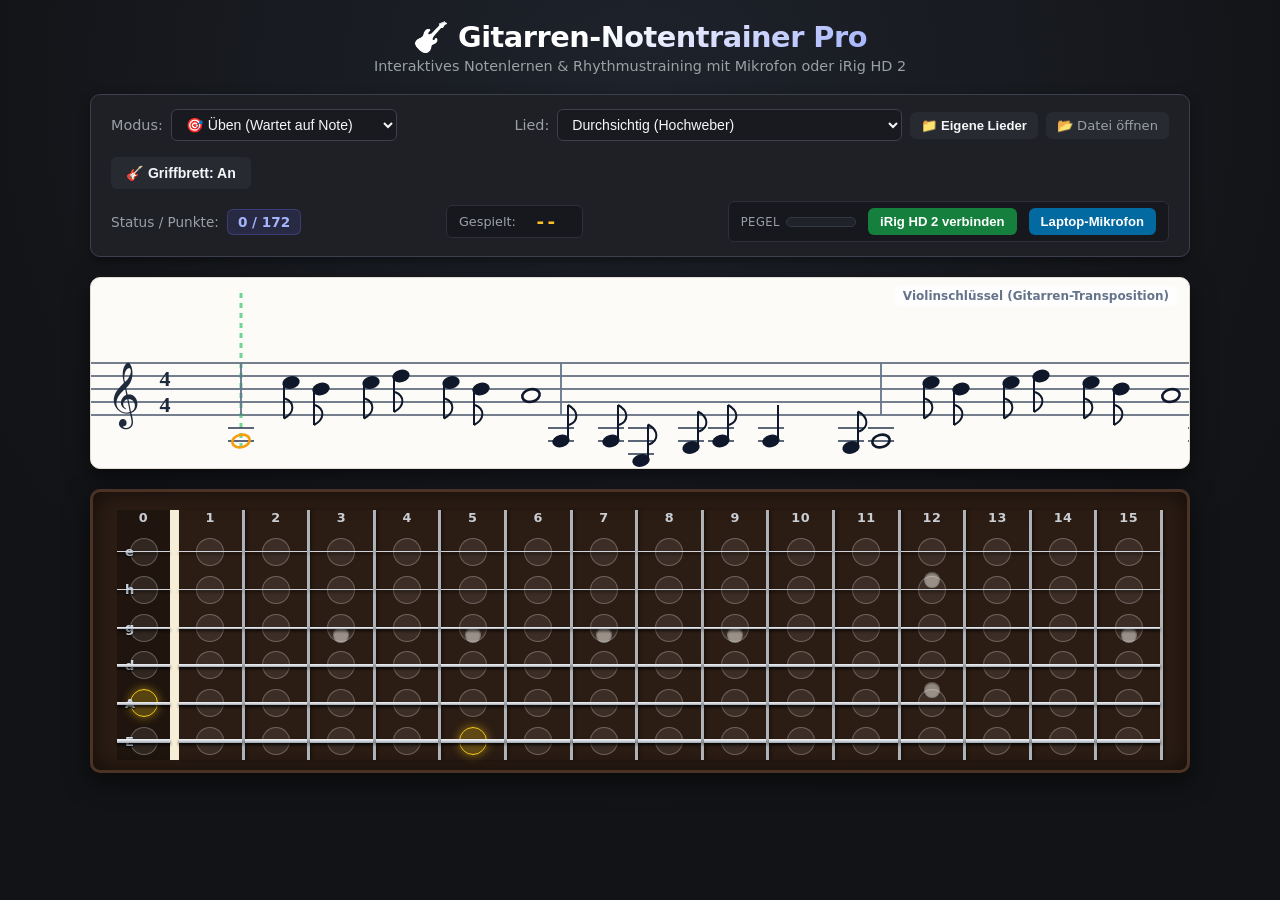
<file: index.html>
<!DOCTYPE html>
<html lang="de">
<head>
  <meta charset="UTF-8">
  <meta name="viewport" content="width=device-width, initial-scale=1.0">
  <title>Gitarren-Notentrainer Pro (Bund 0 - 15)</title>

  <!-- Modulare Stylesheets -->
  <link rel="stylesheet" href="css/main.css">
  <link rel="stylesheet" href="css/controls.css">
  <link rel="stylesheet" href="css/notation.css">
  <link rel="stylesheet" href="css/fretboard.css">
  <link rel="stylesheet" href="css/editor.css">
  <link rel="stylesheet" href="css/modal.css">
</head>
<body>

  <header>
    <h1>🎸 Gitarren-Notentrainer Pro</h1>
    <div class="subtitle">Interaktives Notenlernen & Rhythmustraining mit Mikrofon oder iRig HD 2</div>
  </header>

  <main class="main-container">

    <!-- Haupt-Bedienfeld -->
    <section class="controls-panel">
      <!-- Reihe 1: Modus, Songauswahl, Tempo / BPM -->
      <div class="controls-row">
        <div class="control-group">
          <label for="mode-select">Modus:</label>
          <select id="mode-select">
            <option value="practice" selected>🎯 Üben (Wartet auf Note)</option>
            <option value="listen">🎧 Anhören (Lied vorspielen)</option>
            <option value="rhythm">⏱ Rhythmus (BPM-Timing)</option>
            <option value="endless">∞ Endlos-Training</option>
            <option value="editor">✏️ Song-Editor</option>
          </select>
        </div>

        <div class="control-group" id="song-select-group">
          <label for="song-select">Lied:</label>
          <select id="song-select"></select>
          <button id="delete-song-btn" class="btn btn-danger" style="display: none; padding: 5px 10px; font-size: 0.82rem;" title="Aktuelles eigenes Lied aus dem Browser löschen">
            🗑️ Löschen
          </button>
          <button id="manage-songs-btn" class="btn" style="padding: 5px 10px; font-size: 0.82rem;" title="Gespeicherte eigene Lieder verwalten und löschen">
            📁 Eigene Lieder
          </button>
          <label class="btn" style="cursor:pointer; padding: 5px 10px; font-size: 0.82rem;" title="Song- (.json) oder MIDI-Datei (.mid) öffnen">
            📂 Datei öffnen
            <input type="file" id="main-file-input" accept=".json,.mid,.midi,.MID,.MIDI" style="display:none;">
          </label>
        </div>

        <div class="control-group" id="bpm-group" style="display: none;">
          <button id="rhythm-start-btn" class="btn btn-success" style="padding: 5px 14px; font-weight: 700;" title="Rhythmus-Lauf starten oder stoppen (Leertaste)">
            ▶ Start
          </button>
          <label for="bpm-slider">Tempo:</label>
          <input type="range" id="bpm-slider" min="40" max="180" step="2" value="100">
          <span id="bpm-val" class="bpm-badge">100 BPM</span>
          <label class="toggle-label" title="Akustischen Klickton für Taktschläge abspielen">
            <input type="checkbox" id="metronome-toggle" checked>
            <span>Metronom</span>
          </label>
        </div>

        <div class="control-group" id="endless-key-group" style="display: none;">
          <label for="endless-key-select">Tonart:</label>
          <select id="endless-key-select">
            <optgroup label="Allgemein">
              <option value="c_major" selected>Nur Stammtöne (ohne Vorzeichen / C-Dur & A-Moll)</option>
              <option value="all_chromatic">Alle Noten (chromatisch mit ♯ und ♭)</option>
            </optgroup>
            <optgroup label="Kreuz-Tonarten (♯)">
              <option value="g_major">G-Dur / E-Moll (1♯: F♯)</option>
              <option value="d_major">D-Dur / H-Moll (2♯: F♯, C♯)</option>
              <option value="a_major">A-Dur / F♯-Moll (3♯: F♯, C♯, G♯)</option>
              <option value="e_major">E-Dur / C♯-Moll (4♯: F♯, C♯, G♯, D♯)</option>
              <option value="h_major">H-Dur / G♯-Moll (5♯: F♯, C♯, G♯, D♯, A♯)</option>
            </optgroup>
            <optgroup label="B-Tonarten (♭)">
              <option value="f_major">F-Dur / D-Moll (1♭: B♭)</option>
              <option value="bb_major">B-Dur / G-Moll (2♭: B♭, E♭)</option>
              <option value="eb_major">Es-Dur / C-Moll (3♭: B♭, E♭, A♭)</option>
              <option value="ab_major">As-Dur / F-Moll (4♭: B♭, E♭, A♭, D♭)</option>
            </optgroup>
          </select>

          <label for="endless-pattern-select" style="margin-left: 6px;">Muster:</label>
          <select id="endless-pattern-select" title="Melodische Phrasen & Motive oder reiner Zufall">
            <option value="melodic" selected>🎵 Melodisch (Motive)</option>
            <option value="random">🎲 Zufall (Einzeltöne)</option>
          </select>
        </div>

        <div class="control-group" id="speed-group" style="display: none;">
          <label for="speed-slider">Tempo:</label>
          <input type="range" id="speed-slider" min="0.1" max="3.0" step="0.1" value="1.0">
          <span id="speed-val" class="bpm-badge">1.0x</span>
        </div>

        <div class="control-group">
          <button id="fretboard-toggle-btn" class="btn" title="Griffbrett ein- oder ausblenden (Konzentration auf das reine Notenlesen)">
            🎸 Griffbrett: An
          </button>
        </div>
      </div>

      <!-- Reihe 2: Status, Pegel-Meter, Audio-Verbindung -->
      <div class="controls-row">
        <div class="control-group">
          <span style="color:var(--text-muted); font-size:0.85rem;">Status / Punkte:</span>
          <span id="score" class="status-badge">0 / 0</span>
        </div>

        <div class="control-group">
          <div class="detected-note-box">
            <span style="color:var(--text-muted); font-size:0.8rem;">Gespielt:</span>
            <span id="pitch-display" class="detected-note-value">--</span>
          </div>
        </div>

        <!-- Audio Input & Pegel-Meter -->
        <div class="audio-section">
          <div class="level-meter-container" title="Eingangspegel (Lautstärke)">
            <span class="level-meter-label">Pegel</span>
            <div class="level-meter-bar">
              <div id="level-meter-fill" class="level-meter-fill"></div>
            </div>
          </div>

          <button id="irig-btn" class="audio-btn btn-irig" title="Direkter Gitarreneingang für Audio-Interfaces">
            iRig HD 2 verbinden
          </button>
          <button id="mic-btn" class="audio-btn btn-mic" title="Akustische Gitarre über internes Laptop-Mikrofon">
            Laptop-Mikrofon
          </button>
        </div>
      </div>
    </section>

    <!-- Song-Editor Bedienfeld (wird nur im Editor-Modus eingeblendet) -->
    <section id="editor-panel" class="editor-panel" style="display: none;"></section>

    <!-- Notensystem-Darstellung (Canvas) -->
    <section class="notation-card">
      <canvas id="notation-canvas" width="940" height="190"></canvas>
      <div class="notation-overlay">Violinschlüssel (Gitarren-Transposition)</div>
    </section>

    <!-- Griffbrett-Darstellung (Bund 0 bis 15) -->
    <section class="fretboard-card" id="fretboard-card">
      <div class="fretboard" id="fretboard"></div>
    </section>

  </main>

  <!-- Ergebnis- & Auswertungs-Modal nach Liedende -->
  <div id="eval-modal" class="modal-backdrop">
    <div class="modal-content">
      <h2 class="modal-title">🎉 Lied beendet!</h2>
      <div class="score-circle">
        <div id="modal-score-percent" class="score-percent">100%</div>
        <div class="score-grade">Genauigkeit</div>
      </div>

      <div class="stats-grid">
        <div class="stat-item">
          <span id="modal-stat-hits" class="stat-num" style="color:var(--accent-green);">0</span>
          <span class="stat-label">Treffer</span>
        </div>
        <div class="stat-item">
          <span id="modal-stat-misses" class="stat-num" style="color:var(--accent-red);">0</span>
          <span class="stat-label">Verpasst / Falsch</span>
        </div>
        <div class="stat-item" style="grid-column: span 2;">
          <span id="modal-stat-streak" class="stat-num" style="color:var(--accent-blue);">0</span>
          <span class="stat-label">Längste Trefferserie (Streak)</span>
        </div>
      </div>

      <div class="modal-actions">
        <button id="modal-restart-btn" class="btn btn-primary">Erneut spielen</button>
        <button id="modal-close-btn" class="btn">Schließen</button>
      </div>
    </div>
  </div>

  <!-- Modal zur Verwaltung eigener im Browser gespeicherter Lieder -->
  <div id="custom-songs-modal" class="modal-backdrop">
    <div class="modal-content modal-content-wide">
      <h2 class="modal-title">📁 Gespeicherte eigene Lieder</h2>
      <p class="modal-subtitle" style="margin-top:-10px; font-size:0.85rem; color:var(--text-muted);">
        Im Browser gespeicherte Lieder (localStorage) verwalten oder löschen
      </p>

      <div id="custom-songs-list" class="custom-songs-list">
        <!-- Wird dynamisch mit Liedern befüllt -->
      </div>

      <div class="modal-actions" style="justify-content: space-between;">
        <button id="modal-delete-all-btn" class="btn btn-danger" style="display: none;">
          🗑️ Alle eigenen Lieder löschen
        </button>
        <button id="modal-manage-close-btn" class="btn">Schließen</button>
      </div>
    </div>
  </div>

  <!-- App Hauptskript als ES-Modul -->
  <script type="module" src="src/app.js"></script>
</body>
</html>
</file>
<file: css/main.css>
:root {
  --bg-primary: #121316;
  --bg-secondary: #1e2025;
  --bg-card: #272a31;
  --bg-card-hover: #32363f;
  --text-primary: #f5f6f8;
  --text-muted: #9aa0a6;
  --border-color: #3d414d;
  
  --fretboard-wood: #2c1d14;
  --fretboard-binding: #4a3325;
  --fret-wire: #b0b4b8;
  --fret-marker: #e6dfd5;
  --string-color: #d1d5db;
  
  --accent-green: #22c55e;
  --accent-green-glow: rgba(34, 197, 94, 0.45);
  --accent-red: #ef4444;
  --accent-red-glow: rgba(239, 68, 68, 0.45);
  --accent-blue: #3b82f6;
  --accent-amber: #f59e0b;
  --accent-purple: #a855f7;

  --radius-sm: 6px;
  --radius-md: 10px;
  --radius-lg: 16px;
  --shadow-sm: 0 2px 4px rgba(0, 0, 0, 0.3);
  --shadow-md: 0 4px 12px rgba(0, 0, 0, 0.4);
  --shadow-lg: 0 8px 24px rgba(0, 0, 0, 0.55);
}

* {
  box-sizing: border-box;
  user-select: none;
  margin: 0;
  padding: 0;
}

body {
  font-family: system-ui, -apple-system, BlinkMacSystemFont, "Segoe UI", Roboto, "Helvetica Neue", Arial, sans-serif;
  background: radial-gradient(circle at 50% 10%, #1e222b 0%, var(--bg-primary) 70%);
  color: var(--text-primary);
  min-height: 100vh;
  padding: 20px 24px 60px 24px;
  display: flex;
  flex-direction: column;
  align-items: center;
}

header {
  text-align: center;
  margin-bottom: 20px;
}

header h1 {
  font-size: 1.8rem;
  font-weight: 800;
  letter-spacing: -0.5px;
  background: linear-gradient(135deg, #ffffff 40%, #a5b4fc 100%);
  -webkit-background-clip: text;
  -webkit-text-fill-color: transparent;
  display: inline-flex;
  align-items: center;
  gap: 10px;
}

header .subtitle {
  font-size: 0.9rem;
  color: var(--text-muted);
  margin-top: 4px;
}

.main-container {
  width: 100%;
  max-width: 1100px;
  display: flex;
  flex-direction: column;
  align-items: center;
  gap: 20px;
}

/* Common button styling */
.btn {
  display: inline-flex;
  align-items: center;
  justify-content: center;
  gap: 6px;
  padding: 7px 14px;
  border-radius: var(--radius-sm);
  font-size: 0.88rem;
  font-weight: 600;
  border: 1px solid transparent;
  cursor: pointer;
  transition: all 0.15s ease-in-out;
  background: var(--bg-card);
  color: var(--text-primary);
}

.btn:hover {
  background: var(--bg-card-hover);
  border-color: var(--border-color);
}

.btn-primary {
  background: #2563eb;
  color: #ffffff;
}
.btn-primary:hover {
  background: #1d4ed8;
}

.btn-success {
  background: #16a34a;
  color: #ffffff;
}
.btn-success:hover {
  background: #15803d;
}

.btn-danger {
  background: #dc2626;
  color: #ffffff;
}
.btn-danger:hover {
  background: #b91c1c;
}
</file>
<file: css/controls.css>
/* Controls Panel */
.controls-panel {
  width: 100%;
  background: var(--bg-secondary);
  border: 1px solid var(--border-color);
  border-radius: var(--radius-md);
  padding: 14px 20px;
  box-shadow: var(--shadow-md);
  display: flex;
  flex-direction: column;
  gap: 12px;
}

.controls-row {
  display: flex;
  flex-wrap: wrap;
  align-items: center;
  justify-content: space-between;
  gap: 16px;
}

.control-group {
  display: flex;
  align-items: center;
  gap: 8px;
  font-size: 0.9rem;
}

.control-group label {
  color: var(--text-muted);
  font-weight: 500;
}

select, input[type="text"], input[type="number"] {
  background: #181a1f;
  color: var(--text-primary);
  border: 1px solid var(--border-color);
  padding: 6px 10px;
  border-radius: var(--radius-sm);
  font-size: 0.88rem;
  outline: none;
  transition: border-color 0.2s;
}

select:focus, input:focus {
  border-color: var(--accent-blue);
}

input[type="range"] {
  accent-color: var(--accent-blue);
  cursor: pointer;
  height: 6px;
}

/* Audio Devices & Level Meter */
.audio-section {
  display: flex;
  align-items: center;
  gap: 12px;
  background: #16181d;
  padding: 6px 12px;
  border-radius: var(--radius-sm);
  border: 1px solid #2d3039;
}

.audio-btn {
  padding: 6px 12px;
  font-size: 0.82rem;
  border-radius: var(--radius-sm);
  border: none;
  cursor: pointer;
  font-weight: 600;
  transition: all 0.2s;
  color: #fff;
}

.btn-irig {
  background: #15803d;
}
.btn-irig:hover {
  background: #16a34a;
}

.btn-mic {
  background: #0369a1;
}
.btn-mic:hover {
  background: #0284c7;
}

.audio-btn.active {
  box-shadow: 0 0 0 2px var(--accent-green);
  opacity: 1;
  position: relative;
}

.level-meter-container {
  display: flex;
  align-items: center;
  gap: 6px;
}

.level-meter-label {
  font-size: 0.72rem;
  color: var(--text-muted);
  text-transform: uppercase;
  letter-spacing: 0.5px;
}

.level-meter-bar {
  width: 70px;
  height: 10px;
  background: #1f2229;
  border-radius: 5px;
  overflow: hidden;
  border: 1px solid #333842;
  position: relative;
}

.level-meter-fill {
  height: 100%;
  width: 0%;
  background: linear-gradient(90deg, #22c55e 0%, #eab308 75%, #ef4444 95%);
  transition: width 0.05s ease-out;
}

/* Indicators */
.detected-note-box {
  display: flex;
  align-items: center;
  gap: 6px;
  background: #16181d;
  padding: 5px 12px;
  border-radius: var(--radius-sm);
  border: 1px solid #2d3039;
}

.detected-note-value {
  font-family: ui-monospace, SFMono-Regular, Menlo, Monaco, Consolas, monospace;
  font-weight: 700;
  font-size: 1.15rem;
  color: #fbbf24;
  min-width: 48px;
  text-align: center;
}

.status-badge {
  font-size: 0.85rem;
  font-weight: 700;
  color: #a5b4fc;
  background: rgba(99, 102, 241, 0.15);
  padding: 4px 10px;
  border-radius: var(--radius-sm);
  border: 1px solid rgba(99, 102, 241, 0.3);
}

.bpm-badge {
  font-size: 0.82rem;
  font-weight: 700;
  color: #38bdf8;
  background: rgba(56, 189, 248, 0.15);
  padding: 3px 8px;
  border-radius: var(--radius-sm);
}

/* Checkbox Toggle */
.toggle-label {
  display: inline-flex;
  align-items: center;
  gap: 6px;
  cursor: pointer;
  user-select: none;
  font-size: 0.85rem;
  color: var(--text-primary);
}

.toggle-label input[type="checkbox"] {
  accent-color: var(--accent-green);
  cursor: pointer;
  width: 15px;
  height: 15px;
}
</file>
<file: css/notation.css>
/* Sheet Music / Notation Container */
.notation-card {
  width: 100%;
  background: #fdfbf7;
  border-radius: var(--radius-md);
  box-shadow: var(--shadow-lg);
  overflow: hidden;
  position: relative;
  border: 1px solid #e2ded5;
  display: flex;
  justify-content: center;
  align-items: center;
  min-height: 190px;
}

#notation-canvas {
  display: block;
  width: 100%;
  height: 190px;
  cursor: default;
}

.notation-overlay {
  position: absolute;
  top: 8px;
  right: 12px;
  font-size: 0.75rem;
  font-weight: 600;
  color: #64748b;
  background: rgba(255, 255, 255, 0.85);
  padding: 3px 8px;
  border-radius: 4px;
  pointer-events: none;
}
</file>
<file: css/fretboard.css>
/* Guitar Fretboard Styling */
.fretboard-card {
  width: 100%;
  background: var(--fretboard-wood);
  border: 3px solid var(--fretboard-binding);
  border-radius: var(--radius-md);
  padding: 18px 24px 10px 24px;
  box-shadow: var(--shadow-lg), inset 0 0 25px rgba(0, 0, 0, 0.6);
  position: relative;
  overflow-x: auto;
  scroll-behavior: smooth;
}

.fretboard {
  display: grid;
  grid-template-columns: 62px repeat(15, minmax(58px, 1fr));
  position: relative;
  min-width: 950px;
}

.fret-header {
  text-align: center;
  font-size: 0.8rem;
  font-weight: 700;
  color: #c9cdd4;
  padding-bottom: 8px;
  text-transform: uppercase;
  letter-spacing: 0.5px;
}

.fret-column {
  position: relative;
  display: flex;
  flex-direction: column;
  justify-content: space-between;
  height: 250px;
}

/* Fret 0 is Nut (Sattel) */
.fret-column:first-child {
  border-right: 9px solid #f7eed8;
  background: rgba(0, 0, 0, 0.28);
}

/* Frets 1 to 15 have metal fret wire */
.fret-column:not(:first-child) {
  border-right: 3.5px solid var(--fret-wire);
  box-shadow: 2px 0 3px rgba(0, 0, 0, 0.4);
}

/* Fret Markers (Dots in Bünden 3, 5, 7, 9, 12, 15) */
.fret-marker {
  position: absolute;
  left: 50%;
  transform: translate(-50%, -50%);
  width: 16px;
  height: 16px;
  background: radial-gradient(circle, var(--fret-marker) 50%, #9ca3af 100%);
  border-radius: 50%;
  opacity: 0.55;
  pointer-events: none;
  box-shadow: inset 0 1px 2px rgba(0, 0, 0, 0.5);
}

.fret-marker.single {
  top: 50%;
}

.fret-marker.double-top {
  top: 28%;
}

.fret-marker.double-bottom {
  top: 72%;
}

/* Note Targets & Strings */
.note-target {
  position: relative;
  height: 41px;
  display: flex;
  align-items: center;
  justify-content: center;
  cursor: pointer;
  z-index: 2;
}

.string-line {
  position: absolute;
  left: 0;
  right: 0;
  background: linear-gradient(180deg, #f3f4f6 0%, var(--string-color) 50%, #9ca3af 100%);
  box-shadow: 0 2px 3px rgba(0, 0, 0, 0.85);
  pointer-events: none;
  z-index: 1;
}

.string-label {
  position: absolute;
  left: 8px;
  font-size: 0.82rem;
  font-weight: 800;
  color: #cbd5e1;
  pointer-events: none;
  text-shadow: 0 1px 2px #000;
}

.note-btn {
  width: 28px;
  height: 28px;
  border-radius: 50%;
  background: rgba(255, 255, 255, 0.08);
  border: 1.5px solid rgba(255, 255, 255, 0.25);
  display: flex;
  align-items: center;
  justify-content: center;
  font-size: 0.72rem;
  font-weight: bold;
  color: transparent;
  transition: all 0.15s ease;
}

.note-target:hover .note-btn {
  background: rgba(255, 255, 255, 0.35);
  border-color: #ffffff;
  color: #ffffff;
  transform: scale(1.15);
}

/* Active Target Highlight (shows user which note to play next if hint is enabled) */
.note-target.target-hint .note-btn {
  border-color: #facc15;
  background: rgba(250, 204, 21, 0.25);
  color: #facc15;
  box-shadow: 0 0 10px rgba(250, 204, 21, 0.5);
}

/* Correct Hit Flash (Green) */
.correct-flash {
  background: var(--accent-green) !important;
  border-color: #ffffff !important;
  color: #ffffff !important;
  box-shadow: 0 0 18px var(--accent-green), inset 0 0 4px #ffffff !important;
  transform: scale(1.22) !important;
}

/* Wrong Note / Miss Flash (Red) */
.wrong-flash {
  background: var(--accent-red) !important;
  border-color: #ffffff !important;
  color: #ffffff !important;
  box-shadow: 0 0 18px var(--accent-red), inset 0 0 4px #ffffff !important;
  animation: shake 0.3s ease;
}

@keyframes shake {
  0%, 100% { transform: translateX(0); }
  20%, 60% { transform: translateX(-5px); }
  40%, 80% { transform: translateX(5px); }
}
</file>
<file: css/editor.css>
/* Song Editor Toolbar and Controls */
.editor-panel {
  width: 100%;
  background: #1c1f26;
  border: 1px solid #3b4252;
  border-radius: var(--radius-md);
  padding: 14px 18px;
  display: flex;
  flex-direction: column;
  gap: 12px;
  box-shadow: var(--shadow-md);
}

.editor-header {
  display: flex;
  flex-wrap: wrap;
  align-items: center;
  justify-content: space-between;
  gap: 12px;
  border-bottom: 1px solid #2e3440;
  padding-bottom: 10px;
}

.editor-title-group {
  display: flex;
  align-items: center;
  gap: 8px;
  flex-wrap: wrap;
}

.editor-input {
  background: #111317;
  border: 1px solid #374151;
  color: #f3f4f6;
  padding: 5px 8px;
  border-radius: var(--radius-sm);
  font-size: 0.85rem;
}

.duration-selector {
  display: flex;
  align-items: center;
  gap: 6px;
  background: #111317;
  padding: 4px 8px;
  border-radius: var(--radius-sm);
  border: 1px solid #374151;
}

.duration-btn {
  background: transparent;
  border: 1px solid transparent;
  color: var(--text-muted);
  padding: 4px 10px;
  border-radius: 4px;
  font-size: 0.85rem;
  font-weight: 600;
  cursor: pointer;
  transition: all 0.15s ease;
}

.duration-btn:hover {
  color: var(--text-primary);
  background: rgba(255, 255, 255, 0.08);
}

.duration-btn.active {
  background: var(--accent-blue);
  color: #ffffff;
  border-color: #60a5fa;
}

.editor-actions {
  display: flex;
  align-items: center;
  gap: 8px;
  flex-wrap: wrap;
}

.notes-timeline {
  display: flex;
  align-items: center;
  gap: 6px;
  overflow-x: auto;
  padding: 8px 4px;
  background: #111317;
  border-radius: var(--radius-sm);
  min-height: 52px;
  border: 1px dashed #374151;
}

.note-chip {
  display: inline-flex;
  align-items: center;
  gap: 6px;
  background: #282e3a;
  border: 1px solid #3d4659;
  color: #f1f5f9;
  padding: 4px 8px;
  border-radius: 4px;
  font-size: 0.82rem;
  font-family: monospace;
  cursor: pointer;
  transition: all 0.15s ease;
}

.note-chip:hover {
  border-color: #60a5fa;
  background: #333b4a;
}

.note-chip.selected {
  border-color: #38bdf8;
  box-shadow: 0 0 6px rgba(56, 189, 248, 0.6);
  background: #1e3a5f;
}

.note-chip-del {
  color: #ef4444;
  font-weight: bold;
  cursor: pointer;
  margin-left: 2px;
  font-size: 0.9rem;
}

.note-chip-del:hover {
  color: #f87171;
}

/* Record & Metronome Controls */
.btn-record {
  background: #dc2626;
  color: #ffffff;
  border: 1px solid #ef4444;
  font-weight: 700;
  display: inline-flex;
  align-items: center;
  gap: 6px;
}

.btn-record:hover {
  background: #b91c1c;
}

.btn-record.recording {
  background: #7f1d1d;
  border-color: #f87171;
  animation: pulse-red 1.2s infinite;
}

@keyframes pulse-red {
  0% { box-shadow: 0 0 0 0 rgba(239, 68, 68, 0.7); }
  70% { box-shadow: 0 0 0 8px rgba(239, 68, 68, 0); }
  100% { box-shadow: 0 0 0 0 rgba(239, 68, 68, 0); }
}

.btn-metronome {
  background: #374151;
  color: #f3f4f6;
  border: 1px solid #4b5563;
  display: inline-flex;
  align-items: center;
  gap: 6px;
}

.btn-metronome.active {
  background: #16a34a;
  border-color: #22c55e;
  color: #ffffff;
}

.metronome-dot {
  display: inline-block;
  width: 10px;
  height: 10px;
  border-radius: 50%;
  background: #4b5563;
  transition: background 0.05s ease, transform 0.05s ease;
}

.metronome-dot.flash {
  background: #eab308;
  transform: scale(1.35);
  box-shadow: 0 0 8px #eab308;
}

.metronome-dot.accent-flash {
  background: #ef4444;
  transform: scale(1.5);
  box-shadow: 0 0 10px #ef4444;
}

/* Editor Live Monitor Bar */
.editor-live-monitor {
  display: flex;
  align-items: center;
  justify-content: space-between;
  flex-wrap: wrap;
  gap: 10px;
  background: #111317;
  border: 1px solid #2e3440;
  border-radius: var(--radius-sm);
  padding: 8px 12px;
  font-size: 0.85rem;
}

.editor-monitor-left {
  display: flex;
  align-items: center;
  gap: 10px;
  flex-wrap: wrap;
}

.editor-monitor-right {
  display: flex;
  align-items: center;
  gap: 12px;
  flex-wrap: wrap;
}

.editor-status-text {
  color: var(--text-muted);
  font-size: 0.85rem;
}

.editor-status-text.recording {
  color: #f87171;
  font-weight: 700;
}

.live-note-badge {
  background: #1e293b;
  border: 1px solid #334155;
  color: #38bdf8;
  padding: 2px 8px;
  border-radius: 4px;
  font-family: monospace;
  font-weight: 700;
  font-size: 0.88rem;
}

.live-note-badge.sounding {
  background: #065f46;
  border-color: #10b981;
  color: #a7f3d0;
  box-shadow: 0 0 6px rgba(16, 185, 129, 0.5);
}

.editor-toggle-label {
  display: inline-flex;
  align-items: center;
  gap: 5px;
  color: var(--text-secondary);
  font-size: 0.82rem;
  cursor: pointer;
  user-select: none;
}
</file>
<file: css/modal.css>
/* Evaluation & Modal Styling */
.modal-backdrop {
  position: fixed;
  top: 0;
  left: 0;
  right: 0;
  bottom: 0;
  background: rgba(10, 12, 16, 0.78);
  backdrop-filter: blur(4px);
  display: flex;
  align-items: center;
  justify-content: center;
  z-index: 100;
  opacity: 0;
  pointer-events: none;
  transition: opacity 0.25s ease;
}

.modal-backdrop.open {
  opacity: 1;
  pointer-events: auto;
}

.modal-content {
  background: var(--bg-card);
  border: 1px solid var(--border-color);
  border-radius: var(--radius-lg);
  padding: 28px 36px;
  max-width: 480px;
  width: 90%;
  box-shadow: var(--shadow-lg);
  display: flex;
  flex-direction: column;
  align-items: center;
  text-align: center;
  gap: 18px;
  transform: translateY(20px) scale(0.96);
  transition: transform 0.25s ease;
}

.modal-backdrop.open .modal-content {
  transform: translateY(0) scale(1);
}

.modal-title {
  font-size: 1.5rem;
  font-weight: 800;
  color: #ffffff;
}

.score-circle {
  width: 120px;
  height: 120px;
  border-radius: 50%;
  background: radial-gradient(circle at center, #1e293b 0%, #0f172a 100%);
  border: 4px solid var(--accent-green);
  box-shadow: 0 0 20px var(--accent-green-glow);
  display: flex;
  flex-direction: column;
  align-items: center;
  justify-content: center;
}

.score-percent {
  font-size: 2rem;
  font-weight: 800;
  color: #22c55e;
}

.score-grade {
  font-size: 0.78rem;
  font-weight: 700;
  text-transform: uppercase;
  color: #94a3b8;
  letter-spacing: 0.5px;
}

.stats-grid {
  width: 100%;
  display: grid;
  grid-template-columns: 1fr 1fr;
  gap: 10px;
}

.stat-item {
  background: #191c22;
  border: 1px solid #2e333d;
  padding: 10px;
  border-radius: var(--radius-sm);
  display: flex;
  flex-direction: column;
}

.stat-num {
  font-size: 1.25rem;
  font-weight: 700;
  color: #f1f5f9;
}

.stat-label {
  font-size: 0.75rem;
  color: var(--text-muted);
}

.modal-actions {
  display: flex;
  gap: 12px;
  width: 100%;
  margin-top: 8px;
}

.modal-actions .btn {
  flex: 1;
  padding: 10px 14px;
}

/* Custom Songs Management Modal */
.modal-content-wide {
  max-width: 650px;
  width: 95%;
  max-height: 85vh;
  text-align: left;
  align-items: stretch;
  gap: 14px;
}

.modal-content-wide .modal-title {
  text-align: center;
}

.custom-songs-list {
  display: flex;
  flex-direction: column;
  gap: 10px;
  max-height: 48vh;
  overflow-y: auto;
  padding-right: 4px;
}

.custom-songs-list::-webkit-scrollbar {
  width: 6px;
}

.custom-songs-list::-webkit-scrollbar-thumb {
  background: var(--border-color);
  border-radius: 3px;
}

.custom-song-item {
  background: #191c22;
  border: 1px solid #2e333d;
  border-radius: var(--radius-sm);
  padding: 10px 14px;
  display: flex;
  align-items: center;
  justify-content: space-between;
  gap: 12px;
  transition: border-color 0.2s, background 0.2s;
}

.custom-song-item:hover {
  background: #1e222a;
  border-color: #3d4350;
}

.custom-song-info {
  display: flex;
  flex-direction: column;
  gap: 3px;
  min-width: 0;
  flex: 1;
}

.custom-song-title {
  font-weight: 700;
  font-size: 0.95rem;
  color: var(--text-primary);
  white-space: nowrap;
  overflow: hidden;
  text-overflow: ellipsis;
}

.custom-song-meta {
  font-size: 0.78rem;
  color: var(--text-muted);
  display: flex;
  flex-wrap: wrap;
  gap: 8px;
  align-items: center;
}

.custom-song-badge {
  background: #282c35;
  padding: 1px 6px;
  border-radius: 4px;
  color: #cbd5e1;
}

.custom-song-actions {
  display: flex;
  gap: 6px;
  flex-shrink: 0;
}

.btn-sm {
  padding: 5px 9px !important;
  font-size: 0.8rem !important;
}

.custom-songs-empty {
  text-align: center;
  padding: 30px 16px;
  background: #16181d;
  border: 1px dashed #2d3039;
  border-radius: var(--radius-sm);
  color: var(--text-muted);
  font-size: 0.9rem;
  line-height: 1.5;
}
</file>
